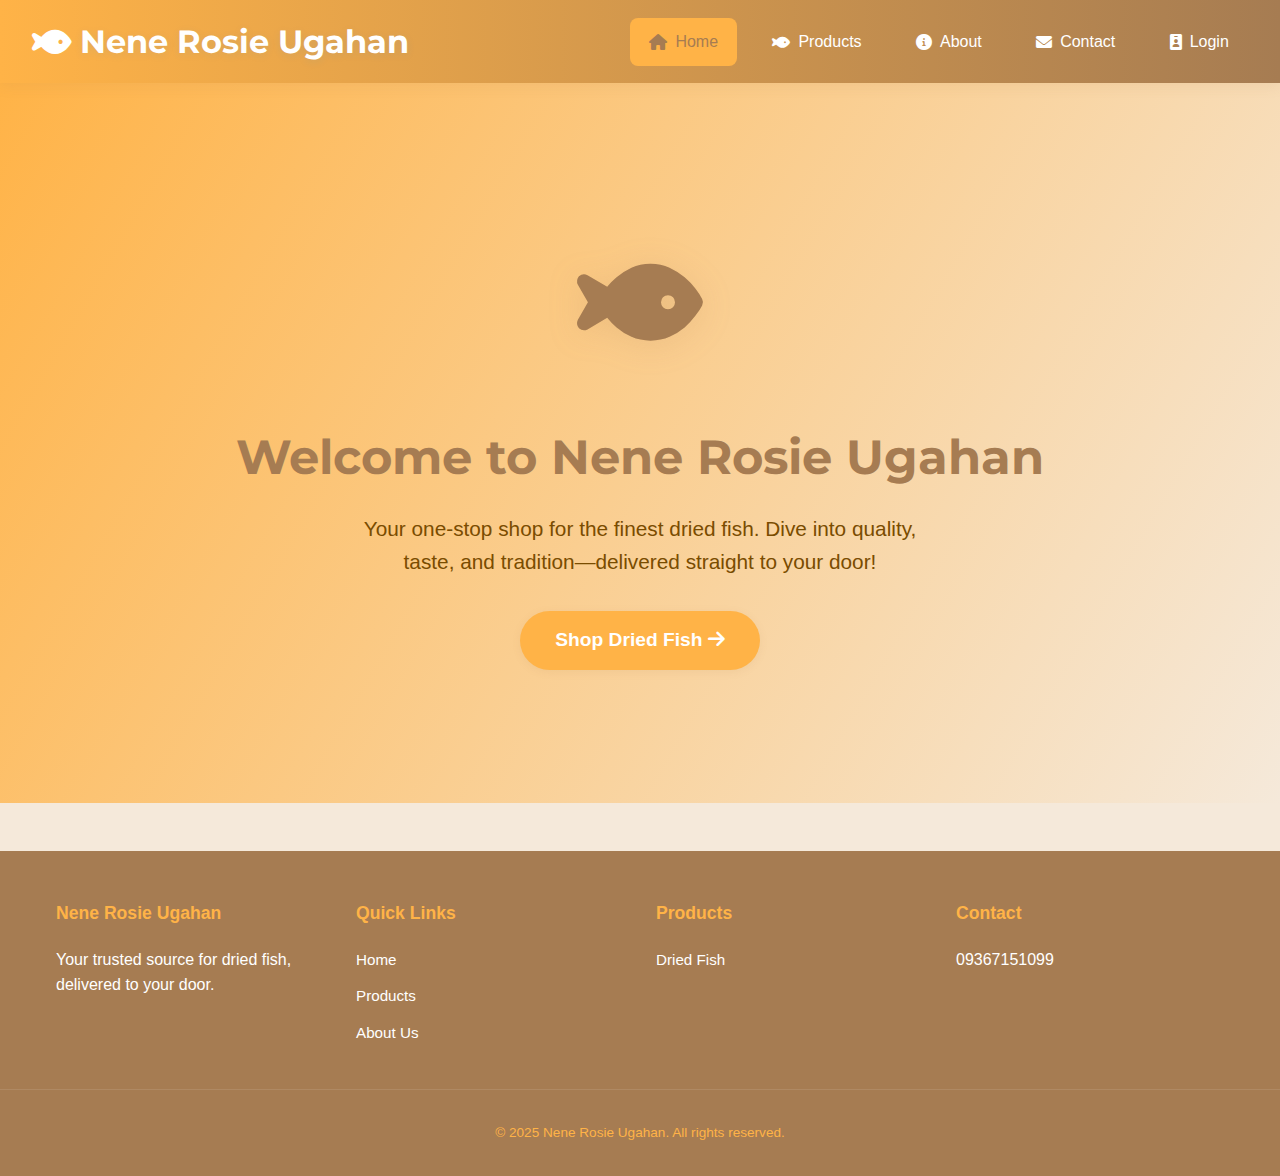
<file: index.html>
<!DOCTYPE html>
<html lang="en">
<head>
    <meta charset="UTF-8">
    <meta name="viewport" content="width=device-width, initial-scale=1.0">
    <title>Nene Rosie Ugahan - Home</title>
    <link rel="stylesheet" href="tienda.css">
    <link rel="icon" type="image/svg+xml" href="favicon.svg">
    <link href="https://fonts.googleapis.com/css2?family=Montserrat:wght@700&family=Roboto:wght@400;500&display=swap" rel="stylesheet">
    <link rel="stylesheet" href="https://cdnjs.cloudflare.com/ajax/libs/font-awesome/6.0.0/css/all.min.css">
    <style>
        .hero-section {
            display: flex;
            flex-direction: column;
            align-items: center;
            justify-content: center;
            min-height: 80vh;
            background: linear-gradient(120deg, #ffb347 0%, #f5e9da 100%); /* warm dried fish palette */
            text-align: center;
            padding: 2rem 1rem;
        }
        .hero-icon {
            font-size: 7rem;
            color: #a67c52;
            margin-bottom: 1.5rem;
            filter: drop-shadow(0 4px 16px rgba(166,124,82,0.15));
        }
        .hero-title {
            font-family: 'Montserrat', sans-serif;
            font-size: 3rem;
            color: #a67c52;
            font-weight: 700;
            margin-bottom: 1rem;
        }
        .hero-tagline {
            font-size: 1.3rem;
            color: #7a4c00;
            margin-bottom: 2rem;
            max-width: 600px;
            margin-left: auto;
            margin-right: auto;
        }
        .hero-cta {
            background: #ffb347;
            color: #fff;
            font-size: 1.2rem;
            font-weight: 600;
            padding: 0.9rem 2.2rem;
            border: none;
            border-radius: 30px;
            cursor: pointer;
            box-shadow: 0 2px 8px rgba(166,124,82,0.10);
            transition: background 0.2s, color 0.2s;
            text-decoration: none;
            display: inline-block;
        }
        .hero-cta:hover {
            background: #a67c52;
            color: #fff;
        }
        @media (max-width: 600px) {
            .hero-title { font-size: 2rem; }
            .hero-icon { font-size: 4rem; }
        }
    </style>
</head>
<body>
    <header>
        <div class="logo" style="display: flex; align-items: center; gap: 0.5rem;">
            <i class="fas fa-fish" style="font-size: 2.2rem; color: #fff;"></i>
            <span style="font-family: 'Montserrat', sans-serif; font-size: 2rem; color: #fff; font-weight: 700; text-shadow: 0 2px 8px rgba(33,150,243,0.10);">Nene Rosie Ugahan</span>
        </div>
        <nav>
            <ul id="menuItems">
                <li><a href="index.html" class="active"><i class="fas fa-home"></i>Home</a></li>
                <li><a href="products.html"><i class="fas fa-fish"></i>Products</a></li>
                <li><a href="about.html"><i class="fas fa-info-circle"></i>About</a></li>
                <li><a href="#contact"><i class="fas fa-envelope"></i>Contact</a></li>
                <a href="seller-login.html" class="seller-icon-link" title="Seller Login">
                    <i class="fas fa-id-badge"></i>Login
                </a>
            </ul>
        </nav>
        <div class="menu-icon" onclick="toggleMenu()"><i class="fas fa-bars"></i></div>
    </header>

    <main>
        <section class="hero-section">
            <span class="hero-icon"><i class="fas fa-fish"></i></span>
            <h1 class="hero-title">Welcome to Nene Rosie Ugahan</h1>
            <div class="hero-tagline">
                Your one-stop shop for the finest dried fish. Dive into quality, taste, and tradition—delivered straight to your door!
            </div>
            <a href="products.html" class="hero-cta">Shop Dried Fish <i class="fas fa-arrow-right"></i></a>
        </section>
    </main>

   <footer>
        <div class="footer-container">
            <div class="footer-col">
                <h3 style="color: #ffb347;">Nene Rosie Ugahan</h3>
                <p style="color: #fff;">Your trusted source for dried fish, delivered to your door.</p>
            </div>
            <div class="footer-col">
                <h3 style="color: #ffb347;">Quick Links</h3>
                <ul>
                    <li><a href="home.html" style="color: #fff;">Home</a></li>
                    <li><a href="products.html" style="color: #fff;">Products</a></li>
                    <li><a href="about.html" style="color: #fff;">About Us</a></li>
                </ul>
            </div>
            <div class="footer-col">
                <h3 style="color: #ffb347;">Products</h3>
                <ul>
                    <li><a href="products.html#dried" style="color: #fff;">Dried Fish</a></li>
                </ul>
            </div>
            <div class="footer-col" id="contact">
                <h3 style="color: #ffb347;">Contact</h3>
                <p style="color: #fff;">09367151099</p>
                
            </div>
        </div>
        <div class="copyright" style="color: #ffb347;">
            &copy; 2025 Nene Rosie Ugahan. All rights reserved.
        </div>
    </footer>
    <script>
        // --- Tab Navigation Logic ---
      
    </script>
</body>
</html>
</file>
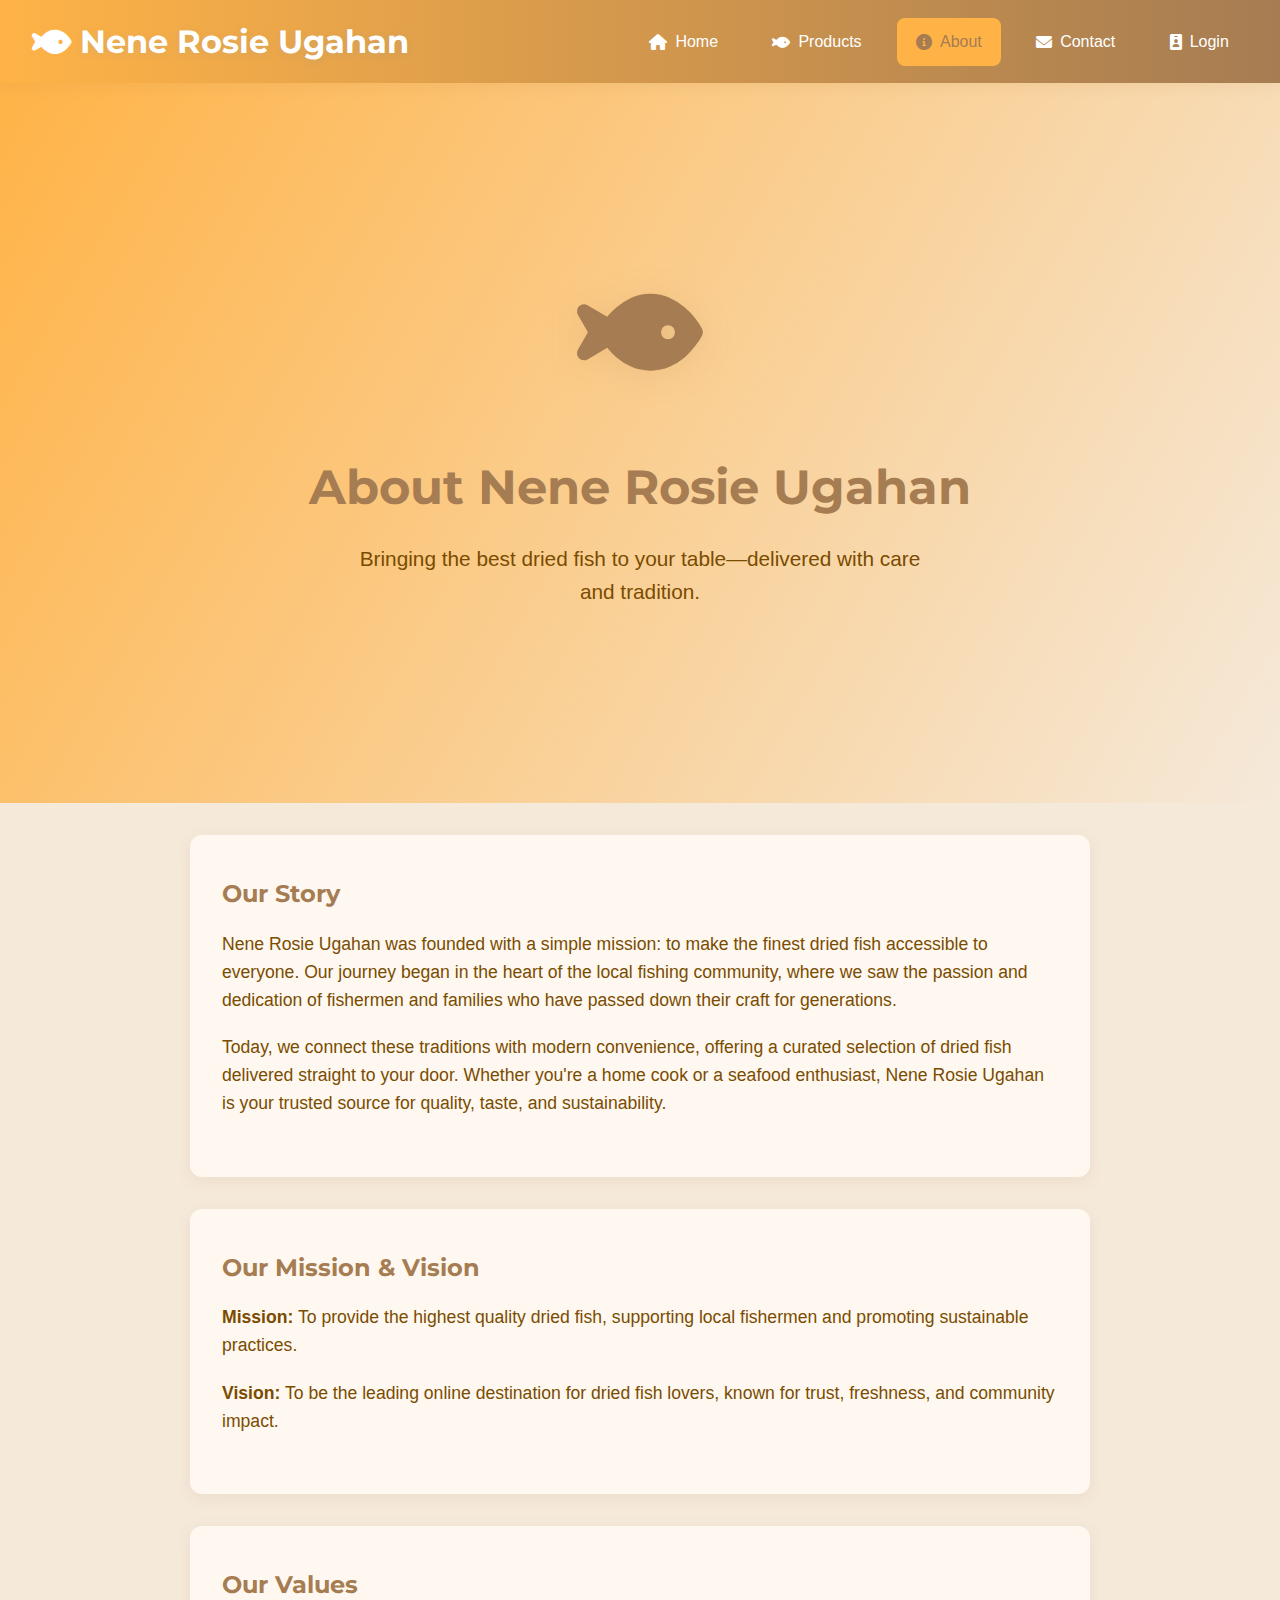
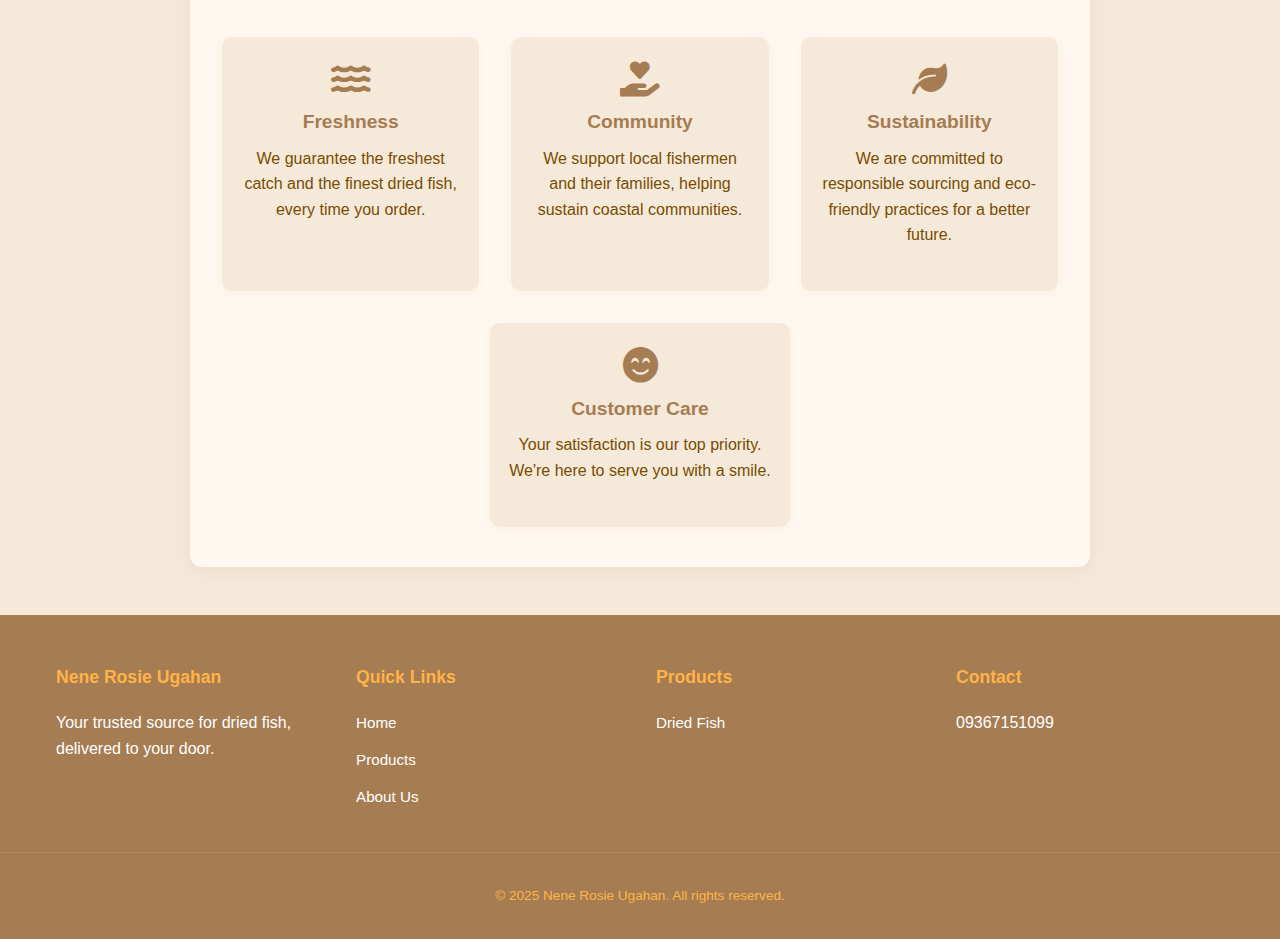
<file: about.html>
<!DOCTYPE html>
<html lang="en">
<head>
    <meta charset="UTF-8">
    <meta name="viewport" content="width=device-width, initial-scale=1.0">
    <title>About Us - Nene Rosie Ugahan</title>
    <link rel="stylesheet" href="tienda.css">
    <link rel="icon" type="image/svg+xml" href="favicon.svg">
    <link href="https://fonts.googleapis.com/css2?family=Montserrat:wght@700&family=Roboto:wght@400;500&display=swap" rel="stylesheet">
    <link rel="stylesheet" href="https://cdnjs.cloudflare.com/ajax/libs/font-awesome/6.0.0/css/all.min.css">
    <style>
        .about-hero {
            display: flex;
            flex-direction: column;
            align-items: center;
            justify-content: center;
            min-height: 80vh;
            background: linear-gradient(120deg, #ffb347 0%, #f5e9da 100%); 
            text-align: center;
            padding: 2rem 1rem;
        }
        .about-hero-icon {
             font-size: 7rem;
            color: #a67c52;
            margin-bottom: 1.5rem;
            filter: drop-shadow(0 4px 16px rgba(166,124,82,0.15));
        }
        .about-hero-title {
            font-family: 'Montserrat', sans-serif;
            font-size: 3rem;
            color: #a67c52;
            font-weight: 700;
            margin-bottom: 1rem;
        }
        .about-hero-tagline {
            font-size: 1.3rem;
            color: #7a4c00;
            margin-bottom: 2rem;
            max-width: 600px;
            margin-left: auto;
            margin-right: auto;
        }
        .about-section {
            max-width: 900px;
            margin: 2rem auto;
            background: #fff8f0;
            border-radius: 12px;
            box-shadow: 0 4px 16px rgba(166,124,82, 0.10);
            padding: 2.5rem 2rem;
        }
        .about-section h2 {
            color: #a67c52;
            font-family: 'Montserrat', sans-serif;
            margin-bottom: 1rem;
        }
        .about-section p {
            color: #7a4c00;
            font-size: 1.1rem;
            margin-bottom: 1.2rem;
        }
        .about-values {
            display: flex;
            flex-wrap: wrap;
            gap: 2rem;
            margin-top: 2rem;
            justify-content: center;
        }
        .value-card {
            background: #f5e9da;
            border-radius: 10px;
            padding: 1.5rem 1.2rem;
            flex: 1 1 220px;
            min-width: 220px;
            max-width: 300px;
            text-align: center;
            box-shadow: 0 2px 8px rgba(166,124,82, 0.06);
        }
        .value-card i {
            font-size: 2.2rem;
            color: #a67c52;
            margin-bottom: 0.7rem;
        }
        .value-card h3 {
            font-size: 1.2rem;
            color: #a67c52;
            margin-bottom: 0.5rem;
        }
        .value-card p {
            font-size: 1rem;
            color: #7a4c00;
        }
        @media (max-width: 700px) {
            .about-section { padding: 1.2rem 0.5rem; }
            .about-values { flex-direction: column; gap: 1.2rem; }
        }
    </style>
</head>
<body>
    <header>
        <div class="logo" style="display: flex; align-items: center; gap: 0.5rem;">
            <i class="fas fa-fish" style="font-size: 2.2rem; color: #fff;"></i>
            <span style="font-family: 'Montserrat', sans-serif; font-size: 2rem; color: #fff; font-weight: 700; text-shadow: 0 2px 8px rgba(33,150,243,0.10);">Nene Rosie Ugahan</span>
        </div>
        <nav>
            <ul id="menuItems">
                <li><a href="index.html"><i class="fas fa-home"></i>Home</a></li>
                <li><a href="products.html"><i class="fas fa-fish"></i>Products</a></li>
                <li><a href="about.html" class="active"><i class="fas fa-info-circle"></i>About</a></li>
                <li><a href="#contact"><i class="fas fa-envelope"></i>Contact</a></li>
                <a href="seller-login.html" class="seller-icon-link" title="Seller Login">
                    <i class="fas fa-id-badge"></i>Login
                </a>
            </ul>
        </nav>
        <div class="menu-icon" onclick="toggleMenu()"><i class="fas fa-bars"></i></div>
    </header>

    <main>
        <section class="about-hero">
            <span class="about-hero-icon"><i class="fas fa-fish"></i></span>
            <h1 class="about-hero-title">About Nene Rosie Ugahan</h1>
            <div class="about-hero-tagline">
                Bringing the best dried fish to your table—delivered with care and tradition.
            </div>
        </section>

        <section class="about-section">
            <h2>Our Story</h2>
            <p>
                Nene Rosie Ugahan was founded with a simple mission: to make the finest dried fish accessible to everyone. Our journey began in the heart of the local fishing community, where we saw the passion and dedication of fishermen and families who have passed down their craft for generations.
            </p>
            <p>
                Today, we connect these traditions with modern convenience, offering a curated selection of dried fish delivered straight to your door. Whether you're a home cook or a seafood enthusiast, Nene Rosie Ugahan is your trusted source for quality, taste, and sustainability.
            </p>
        </section>

        <section class="about-section">
            <h2>Our Mission & Vision</h2>
            <p><strong>Mission:</strong> To provide the highest quality dried fish, supporting local fishermen and promoting sustainable practices.</p>
            <p><strong>Vision:</strong> To be the leading online destination for dried fish lovers, known for trust, freshness, and community impact.</p>
        </section>

        <section class="about-section">
            <h2>Our Values</h2>
            <div class="about-values">
                <div class="value-card">
                    <i class="fas fa-water"></i>
                    <h3>Freshness</h3>
                    <p>We guarantee the freshest catch and the finest dried fish, every time you order.</p>
                </div>
                <div class="value-card">
                    <i class="fas fa-hand-holding-heart"></i>
                    <h3>Community</h3>
                    <p>We support local fishermen and their families, helping sustain coastal communities.</p>
                </div>
                <div class="value-card">
                    <i class="fas fa-leaf"></i>
                    <h3>Sustainability</h3>
                    <p>We are committed to responsible sourcing and eco-friendly practices for a better future.</p>
                </div>
                <div class="value-card">
                    <i class="fas fa-smile-beam"></i>
                    <h3>Customer Care</h3>
                    <p>Your satisfaction is our top priority. We're here to serve you with a smile.</p>
                </div>
            </div>
        </section>
    </main>

    <footer>
        <div class="footer-container">
            <div class="footer-col">
                <h3 style="color: #ffb347;">Nene Rosie Ugahan</h3>
                <p style="color: #fff;">Your trusted source for dried fish, delivered to your door.</p>
            </div>
            <div class="footer-col">
                <h3 style="color: #ffb347;">Quick Links</h3>
                <ul>
                    <li><a href="home.html" style="color: #fff;">Home</a></li>
                    <li><a href="products.html" style="color: #fff;">Products</a></li>
                    <li><a href="about.html" style="color: #fff;">About Us</a></li>
                </ul>
            </div>
            <div class="footer-col">
                <h3 style="color: #ffb347;">Products</h3>
                <ul>
                    <li><a href="products.html#dried" style="color: #fff;">Dried Fish</a></li>
                </ul>
            </div>
            <div class="footer-col" id="contact">
                <h3 style="color: #ffb347;">Contact</h3>
                <p style="color: #fff;">09367151099</p>
                
            </div>
        </div>
        <div class="copyright" style="color: #ffb347;">
            &copy; 2025 Nene Rosie Ugahan. All rights reserved.
        </div>
    </footer>
</body>
</html>
</file>
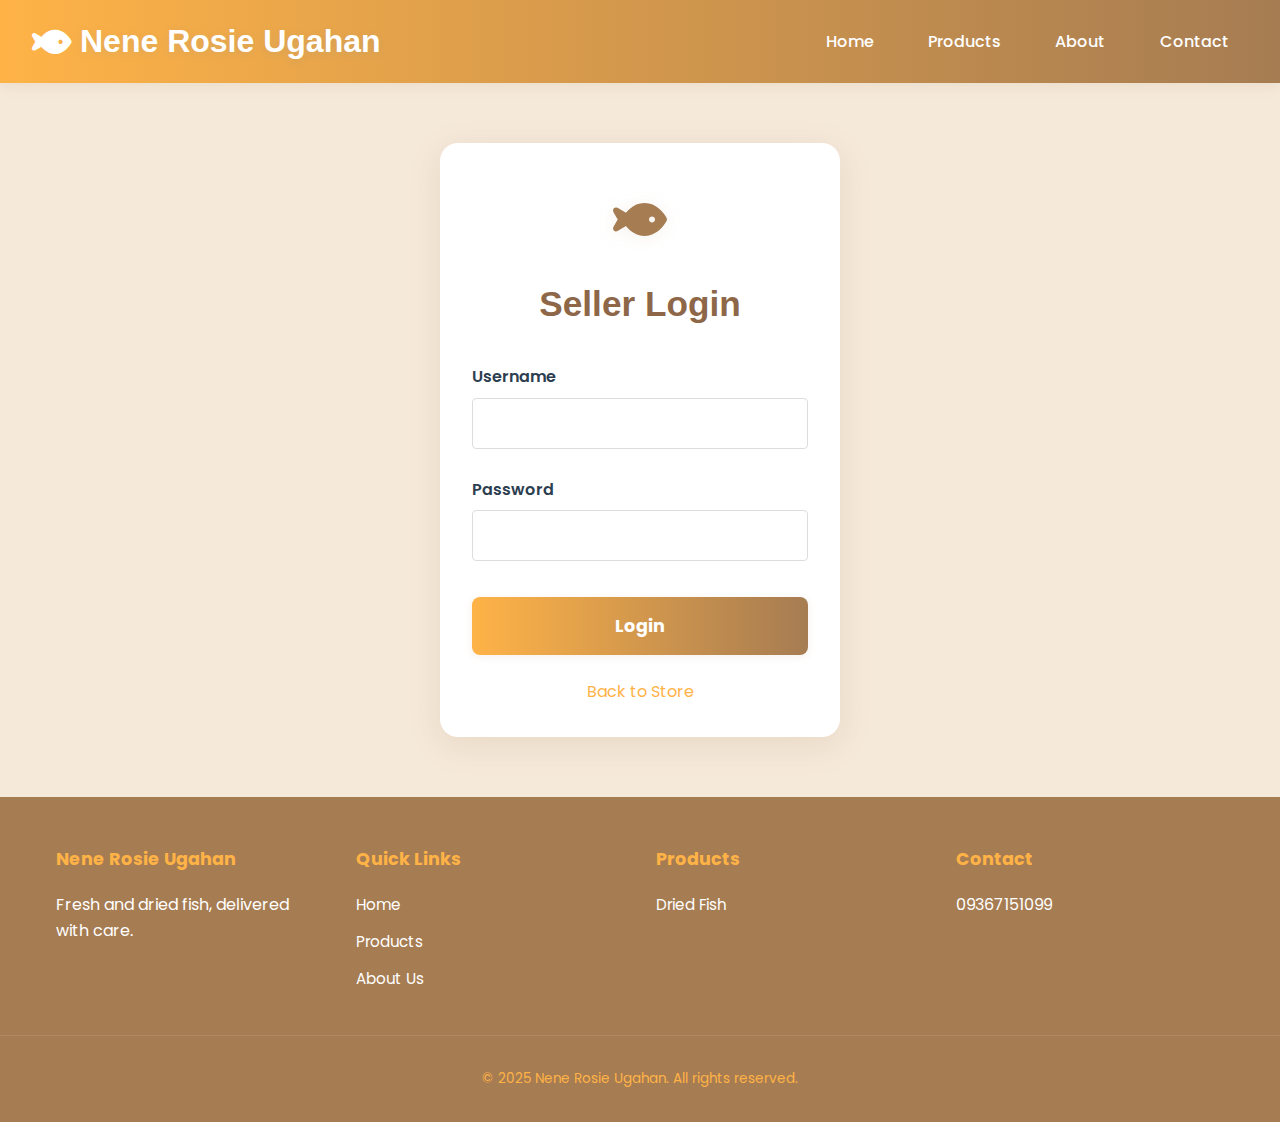
<file: seller-login.html>
<!DOCTYPE html>
<html lang="en">
<head>
    <meta charset="UTF-8">
    <meta name="viewport" content="width=device-width, initial-scale=1.0">
    <title>Nene Rosie Ugahan - Seller Login</title>
    <link rel="stylesheet" href="seller.css">
    <link rel="stylesheet" href="tienda.css">
    <link rel="icon" type="image/svg+xml" href="favicon.svg">
    <link href="https://fonts.googleapis.com/css2?family=Dancing+Script:wght@400;700&family=Playfair+Display:wght@400;700&family=Poppins:wght@300;400;600&display=swap" rel="stylesheet">
    <link rel="stylesheet" href="https://cdnjs.cloudflare.com/ajax/libs/font-awesome/6.0.0/css/all.min.css">
    
</head>
<body>
    <header>
        <div class="logo" style="display: flex; align-items: center; gap: 0.5rem;">
            <i class="fas fa-fish" style="font-size: 2.2rem; color: #fff;"></i>
            <span style="font-family: 'Montserrat', sans-serif; font-size: 2rem; color: #fff; font-weight: 700; text-shadow: 0 2px 8px rgba(33,150,243,0.10);">Nene Rosie Ugahan</span>
        </div>
        <nav>
            <ul id="menuItems">
                <li><a href="index.html">Home</a></li>
                <li><a href="products.html">Products</a></li>
                <li><a href="about.html">About</a></li>
                <li><a href="contact.html">Contact</a></li>
            </ul>
        </nav>
        <div class="menu-icon" onclick="toggleMenu()"><i class="fas fa-bars"></i></div>
    </header>

    <main>
        <div class="login-container">
            <div class="login-logo"><i class="fas fa-fish"></i></div>
            <h1>Seller Login</h1>
            <form id="sellerLoginForm">
                <div class="form-group">
                    <label for="username">Username</label>
                    <input type="text" id="username" required>
                </div>
                <div class="form-group">
                    <label for="password">Password</label>
                    <input type="password" id="password" required>
                </div>
                <button type="submit" class="login-btn">Login</button>
                <p id="errorMessage" class="error-message">Invalid username or password</p>
            </form>
            <a href="home.html" class="back-link">Back to Store</a>
        </div>
    </main>

    <footer>
        <div class="footer-container">
            <div class="footer-col">
                <h3 style="color: #ffb347;">Nene Rosie Ugahan</h3>
                <p style="color: #fff;">Fresh and dried fish, delivered with care.</p>
            </div>
            <div class="footer-col">
                <h3 style="color: #ffb347;">Quick Links</h3>
                <ul>
                    <li><a href="home.html" style="color: #fff;">Home</a></li>
                    <li><a href="products.html" style="color: #fff;">Products</a></li>
                    <li><a href="about.html" style="color: #fff;">About Us</a></li>
                </ul>
            </div>
            <div class="footer-col">
                <h3 style="color: #ffb347;">Products</h3>
                <ul>
                    <li><a href="products.html#dried" style="color: #fff;">Dried Fish</a></li>
                </ul>
            </div>
            <div class="footer-col" id="contact">
                <h3 style="color: #ffb347;">Contact</h3>
                <p style="color: #fff;">09367151099</p>
               
            </div>
        </div>
        <div class="copyright" style="color: #ffb347;">
            &copy; 2025 Nene Rosie Ugahan. All rights reserved.
        </div>
    </footer>

    <script>
        
        function toggleMenu() {
            document.getElementById('menuItems').classList.toggle('show');
        }
        

        document.getElementById('sellerLoginForm').addEventListener('submit', function(e) {
            e.preventDefault();
            
            const username = document.getElementById('username').value;
            const password = document.getElementById('password').value;
            
            
            if (username === 'admin' && password === 'admin123') {
               
                localStorage.setItem('sellerLoggedIn', 'true');
                
                
                window.location.href = 'seller-dashboard.html';
            } else {
                document.getElementById('errorMessage').style.display = 'block';
            }
        });
    </script>
</body>
</html>
</file>
<file: tienda.css>
/* Base Styles */
* {
    margin: 0;
    padding: 0;
    box-sizing: border-box;
    font-family: 'Poppins', sans-serif;
}

:root {
    --deep-blue: #a67c52; /* replaced blue with brown */
    --sea-blue: #8d6748;  /* deeper brown */
    --sand-beige: #f5e9da;
    --accent-orange: #ffb347;
    --light-bg: #ffffff;
    --dark-text: #222;
    --card-shadow: 0 4px 16px rgba(166, 124, 82, 0.08);
}

body {
    background: var(--sand-beige);
    color: var(--dark-text);
    font-family: 'Roboto', Arial, sans-serif;
    line-height: 1.6;
}

/* Header Styles */
header {
    background: linear-gradient(90deg, var(--accent-orange), var(--deep-blue));
    color: var(--light-bg);
    padding: 1rem 2rem;
    display: flex;
    justify-content: space-between;
    align-items: center;
    box-shadow: 0 4px 12px rgba(166, 124, 82, 0.10);
    position: relative;
}

.logo {
    font-family: 'Montserrat', sans-serif;
    font-size: 2rem;
    font-weight: 700;
    color: var(--deep-blue);
    display: flex;
    align-items: center;
    gap: 0.5rem;
}

.header-center {
    display: flex;
    align-items: center;
    gap: 2rem;
}

.logo img {
    height: 100px;
    margin-right: 2px;
    transition: transform 0.3s ease;
}

.logo img:hover {
    transform: scale(1.05);
}

nav ul {
    display: flex;
    list-style: none;
    gap: 1rem;
    align-items: center;
}

nav ul li a, .seller-icon-link {
    color: var(--light-bg);
    text-decoration: none;
    padding: 0.7rem 1.2rem;
    border-radius: 8px;
    font-weight: 500;
    display: flex;
    align-items: center;
    gap: 0.5rem;
    transition: background 0.2s, color 0.2s;
}

nav ul li a.active, nav ul li a:hover {
    background: var(--accent-orange);
    color: var(--deep-blue);
}

.cart-icon {
    font-size: 1.5rem;
    cursor: pointer;
    color: var(--light-bg);
    position: relative;
    display: flex;
    align-items: center;
}

.cart-count {
    position: absolute;
    top: -10px;
    right: -10px;
    background: var(--accent-orange);
    color: var(--deep-blue);
    border-radius: 50%;
    width: 20px;
    height: 20px;
    display: flex;
    justify-content: center;
    align-items: center;
    font-size: 0.8rem;
    font-weight: bold;
}

.menu-icon {
    font-size: 1.5rem;
    cursor: pointer;
    color: var(--light-bg);
    display: none;
}

/* Category Navigation */
.category-nav {
    background: var(--deep-blue);
    padding: 1rem 0;
    box-shadow: 0 2px 8px rgba(166, 124, 82, 0.05);
}

.category-nav ul {
    display: flex;
    justify-content: center;
    gap: 1.5rem;
    list-style: none;
    margin: 0;
    padding: 0;
}

.category-nav li {
    margin: 0;
}

.category-nav a {
    color: var(--light-bg);
    text-decoration: none;
    padding: 0.7rem 1.5rem;
    border-radius: 30px;
    font-size: 1rem;
    font-weight: 500;
    background: rgba(255,255,255,0.08);
    transition: background 0.2s, color 0.2s;
    display: flex;
    align-items: center;
    gap: 0.5rem;
}

.category-nav a.active, .category-nav a:hover {
    background: var(--accent-orange);
    color: var(--deep-blue);
}

.container {
    max-width: 1200px;
    margin: 2rem auto;
    padding: 0 1rem;
}

.product-grid {
    display: grid;
    grid-template-columns: repeat(auto-fit, minmax(260px, 1fr));
    gap: 2rem;
    padding: 2rem 0;
}

.product-card {
    background: var(--light-bg);
    border-radius: 14px;
    box-shadow: var(--card-shadow);
    overflow: hidden;
    transition: transform 0.2s, box-shadow 0.2s;
    display: flex;
    flex-direction: column;
}

.product-card:hover {
    transform: translateY(-6px) scale(1.02);
    box-shadow: 0 8px 32px rgba(166, 124, 82, 0.13);
}

.product-image {
    width: 100%;
    height: 180px;
    object-fit: cover;
    background: var(--sand-beige);
}

.product-info {
    padding: 1.2rem 1.5rem 1.5rem 1.5rem;
    flex: 1;
    display: flex;
    flex-direction: column;
    justify-content: space-between;
}

.product-title {
    font-family: 'Montserrat', sans-serif;
    color: var(--deep-blue);
    font-size: 1.1rem;
    margin-bottom: 0.3rem;
}

.product-price {
    color: var(--accent-orange);
    font-weight: 600;
    font-size: 1.1rem;
    margin-bottom: 0.5rem;
}

.product-details {
    color: #666;
    font-size: 0.95rem;
    margin-top: 0.5rem;
}

#backtoTop {
    position: fixed;
    bottom: 20px;
    right: 20px;
    padding: 10px 15px;
    background: var(--deep-blue);
    color: var(--light-bg);
    border-radius: 5px;
    font-size: 16px;
    font-weight: bold;
    display: flex;
    align-items: center;
    gap: 8px;
    z-index: 100;
    box-shadow: 0 2px 8px rgba(166, 124, 82, 0.10);
}

#backtoTop:hover {
    background: var(--accent-orange);
    color: var(--deep-blue);
}

/* Cart Sidebar */
.cart-sidebar {
    position: fixed;
    top: 0;
    right: -400px;
    width: 380px;
    height: 100%;
    background: white;
    box-shadow: -4px 0 20px rgba(58, 90, 64, 0.15);
    transition: right 0.3s ease-out;
    z-index: 1000;
    display: flex;
    flex-direction: column;
}

.cart-sidebar.active {
    right: 0;
}

.cart-header {
    padding: 1.5rem;
    border-bottom: 1px solid rgba(178, 201, 171, 0.3);
    display: flex;
    justify-content: space-between;
    align-items: center;
    background: var(--deep-blue);
    color: var(--light-bg);
}

.remove-cart-item {
    border: none;
}

.cart-close-btn {
    background: none;
    border: none;
    font-size: 1.5rem;
    cursor: pointer;
    color: var(--light-bg);
    transition: transform 0.3s;
}

.cart-close-btn:hover {
    transform: rotate(90deg);           
}

.clear-cart-btn {
    background: none;
    border: none;
    margin-top: 10px;
    
}

.emptyMessage {
 padding: 20px;
 text-align: center;
 font-style: italic;
 color: #666;
}

.cart-items {
    flex: 1;
    overflow-y: auto;
    padding: 1rem;
}

.cart-item {
    display: flex;
    gap: 1rem;
    padding: 1rem 0;
    border-bottom: 1px solid rgba(178, 201, 171, 0.3);
    align-items: center;
}

.cart-item img {
    width: 80px;
    height: 80px;
    object-fit: cover;
    border-radius: 8px;
    border: 1px solid rgba(178, 201, 171, 0.3);
}

.cart-item-info {
    flex: 1;
}

.cart-item-title {
    color: var(--deep-blue);
    font-weight: 600;
}

.cart-item-price {
    color: var(--accent-orange);
    font-weight: 700;
    margin: 0.3rem 0;
}

.cart-footer {
    padding: 1.5rem;
    border-top: 1px solid rgba(178, 201, 171, 0.3);
}

.cart-total {
    font-size: 1.3rem;
    font-weight: 700;
    text-align: right;
    margin-bottom: 1.5rem;
    color: var(--deep-blue);
}

.checkout-btn {
    background: var(--deep-blue);
    color: var(--light-bg);
    border: none;
    padding: 1rem;
    width: 100%;
    border-radius: 6px;
    cursor: pointer;
    font-weight: 600;
    transition: all 0.3s ease;
    letter-spacing: 0.5px;
}

.checkout-btn:hover {
    background: var(--accent-orange);
    color: var(--deep-blue);
    box-shadow: 0 4px 12px rgba(166, 124, 82, 0.10);
}

/* Footer */
footer {
    background: var(--deep-blue);
    color: var(--light-bg);
    padding: 3rem 0 2rem;
    margin-top: 3rem;
}

.footer-container {
    max-width: 1200px;
    margin: 0 auto;
    display: grid;
    grid-template-columns: repeat(auto-fit, minmax(200px, 1fr));
    gap: 2rem;
    padding: 0 1rem;
}

.footer-col h3 {
    color: var(--accent-orange);
    margin-bottom: 1.2rem;
    font-size: 1.1rem;
}

.footer-col ul {
    list-style: none;
    padding: 0;
}

.footer-col ul li {
    margin-bottom: 0.7rem;
}

.footer-col a {
    color: var(--accent-orange);
    text-decoration: none;
    font-size: 0.95rem;
    transition: color 0.2s;
}

.footer-col a:hover {
    color: var(--light-bg);
}

.copyright {
    text-align: center;
    padding-top: 2rem;
    margin-top: 2rem;
    border-top: 1px solid rgba(255, 255, 255, 0.1);
    color: var(--accent-orange);
    font-size: 0.85rem;
}

/* Responsive Design */
@media (max-width: 900px) {
    .container {
        padding: 0 0.5rem;
    }
    .footer-container {
        grid-template-columns: 1fr;
    }
}

@media (max-width: 600px) {
    .product-grid {
        grid-template-columns: 1fr;
    }
    header {
        flex-direction: column;
        gap: 1rem;
        padding: 1rem;
    }
    .menu-icon {
        display: block;
    }
    nav ul {
        display: none;
        flex-direction: column;
        background: var(--deep-blue);
        position: absolute;
        top: 100%;
        left: 0;
        right: 0;
        z-index: 99;
        gap: 0.5rem;
    }
    nav ul.show {
        display: flex;
    }
}

@media (max-width: 480px) {
  .quantity-control {
    gap: 3px;
  }
  
  .quantity-btn {
    width: 28px;
    height: 28px;
    font-size: 14px;
  }
  
  .cart-quantity-input {
    width: 40px;
    height: 28px;
  }
}

/* Admin Dashboard Styles */
.seller-container {
    max-width: 1200px;
    margin: 2rem auto;
    padding: 0 1rem;
}

.tabs {
    display: flex;
    border-bottom: 1px solid #ddd;
    margin-bottom: 1.5rem;
}

.tab-btn {
    padding: 0.75rem 1.5rem;
    background: none;
    border: none;
    border-bottom: 3px solid transparent;
    cursor: pointer;
    font-family: 'Poppins', sans-serif;
    font-weight: 600;
    color: #555;
    position: relative;
}

.tab-btn.active {
    color: #2c3e50;
    border-bottom-color: #27ae60;
}

.tab-btn .tab-count {
    background-color: #eee;
    border-radius: 50%;
    padding: 0.2rem 0.5rem;
    font-size: 0.8rem;
    margin-left: 0.5rem;
}

.tab-btn.active .tab-count {
    background-color: #27ae60;
    color: white;
}

.tab-content {
    display: none;
    padding: 1rem 0;
}

.tab-content.active {
    display: block;
}

/* Order Cards */
.order-card {
    background: white;
    border-radius: 8px;
    box-shadow: 0 2px 5px rgba(0,0,0,0.1);
    margin-bottom: 1.5rem;
    padding: 1.5rem;
    border-left: 4px solid #ffb347;
}

.order-header {
    display: flex;
    justify-content: space-between;
    align-items: center;
    margin-bottom: 1rem;
}

.order-status {
    padding: 0.3rem 0.75rem;
    border-radius: 20px;
    font-size: 0.85rem;
    font-weight: 600;
    text-transform: capitalize;
}

.order-status.pending {
    background-color: #f39c12;
    color: white;
}

.order-status.processing {
    background-color: #a67c52;
    color: white;
}

.order-status.shipped {
    background-color: #8d6748;
    color: white;
}

.order-status.delivered {
    background-color: #27ae60;
    color: white;
}

.order-date {
    font-size: 0.85rem;
    color: #777;
}

.order-details {
    margin-bottom: 1rem;
    padding-bottom: 1rem;
    border-bottom: 1px solid #eee;
}

.order-details p {
    margin: 0.5rem 0;
    font-size: 0.9rem;
}

.order-items {
    margin-bottom: 1rem;
}

.order-items h4 {
    margin-bottom: 0.75rem;
    font-size: 1rem;
    color: #2c3e50;
}

.order-item {
    display: flex;
    align-items: center;
    padding: 0.75rem 0;
    border-bottom: 1px solid #f5f5f5;
}

.order-item:last-child {
    border-bottom: none;
}

.order-item img {
    width: 50px;
    height: 50px;
    object-fit: cover;
    border-radius: 4px;
    margin-right: 1rem;
}

.order-item-info {
    flex-grow: 1;
}

.order-item-name {
    margin: 0;
    font-weight: 600;
    font-size: 0.9rem;
}

.order-item-price {
    margin: 0.25rem 0;
    font-size: 0.85rem;
    color: #777;
}

.order-item-total {
    margin: 0;
    font-weight: 600;
    font-size: 0.9rem;
}

.order-summary {
    margin: 1rem 0;
    padding: 1rem;
    background-color: #f9f9f9;
    border-radius: 6px;
}

.summary-row {
    display: flex;
    justify-content: space-between;
    margin: 0.5rem 0;
}

.summary-row.total {
    font-weight: 600;
    font-size: 1.1rem;
    margin-top: 1rem;
    padding-top: 0.5rem;
    border-top: 1px solid #ddd;
}

.order-actions {
    display: flex;
    justify-content: space-between;
    align-items: center;
    margin-top: 1rem;
    padding-top: 1rem;
    border-top: 1px solid #eee;
}

.status-select {
    padding: 0.5rem;
    border-radius: 4px;
    border: 1px solid #ddd;
    font-family: 'Poppins', sans-serif;
}

.print-btn {
    background-color: #3498db;
    color: white;
    border: none;
    padding: 0.5rem 1rem;
    border-radius: 4px;
    cursor: pointer;
    display: flex;
    align-items: center;
    gap: 0.5rem;
}

.print-btn:hover {
    background-color: #2980b9;
}

/* Product Cards */
.products-grid {
    display: grid;
    grid-template-columns: repeat(auto-fill, minmax(250px, 1fr));
    gap: 1.5rem;
    margin-top: 1.5rem;
}

.product-card {
    background: white;
    border-radius: 8px;
    box-shadow: 0 2px 5px rgba(0,0,0,0.1);
    overflow: hidden;
    transition: transform 0.2s;
}

.product-card:hover {
    transform: translateY(-5px);
}

.product-card img {
    width: 100%;
    height: 200px;
    object-fit: cover;
}

.product-info {
    padding: 1rem;
}

.product-name {
    margin: 0 0 0.5rem;
    font-size: 1.1rem;
    color: #2c3e50;
}

.product-price {
    margin: 0 0 1rem;
    font-weight: 600;
    color: #27ae60;
    font-size: 1.2rem;
}

.product-stock {
    display: flex;
    align-items: center;
    margin: 1rem 0;
    gap: 0.5rem;
}

.stock-value {
    font-weight: 600;
    min-width: 30px;
    text-align: center;
}

.stock-controls {
    display: flex;
    gap: 0.25rem;
}

.stock-btn {
    width: 30px;
    height: 30px;
    border-radius: 50%;
    border: none;
    background-color: #f2f2f2;
    cursor: pointer;
    display: flex;
    align-items: center;
    justify-content: center;
}

.stock-btn:hover {
    background-color: #e0e0e0;
}

.product-availability {
    display: flex;
    align-items: center;
    gap: 0.5rem;
    margin: 1rem 0;
}

.switch {
    position: relative;
    display: inline-block;
    width: 50px;
    height: 24px;
}

.switch input {
    opacity: 0;
    width: 0;
    height: 0;
}

.slider {
    position: absolute;
    cursor: pointer;
    top: 0;
    left: 0;
    right: 0;
    bottom: 0;
    background-color: #ccc;
    transition: .4s;
}

.slider:before {
    position: absolute;
    content: "";
    height: 16px;
    width: 16px;
    left: 4px;
    bottom: 4px;
    background-color: white;
    transition: .4s;
}

input:checked + .slider {
    background-color: #27ae60;
}

input:checked + .slider:before {
    transform: translateX(26px);
}

.slider.round {
    border-radius: 34px;
}

.slider.round:before {
    border-radius: 50%;
}

.product-actions {
    display: flex;
    gap: 0.5rem;
    padding: 0 1rem 1rem;
}

.edit-btn, .delete-btn {
    flex: 1;
    padding: 0.5rem;
    border: none;
    border-radius: 4px;
    cursor: pointer;
    display: flex;
    align-items: center;
    justify-content: center;
    gap: 0.5rem;
}

.edit-btn {
    background-color: #3498db;
    color: white;
}

.edit-btn:hover {
    background-color: #2980b9;
}

.delete-btn {
    background-color: #e74c3c;
    color: white;
}

.delete-btn:hover {
    background-color: #c0392b;
}

.add-product-btn {
    background-color: #ffb347;
    color: white;
    border: none;
    padding: 0.75rem 1.5rem;
    border-radius: 4px;
    cursor: pointer;
    font-family: 'Poppins', sans-serif;
    font-weight: 600;
    margin-bottom: 1.5rem;
    display: flex;
    align-items: center;
    gap: 0.5rem;
}

.add-product-btn:hover {
    background-color: #a67c52;
}

.no-orders, .no-products {
    text-align: center;
    padding: 2rem;
    color: #777;
    background-color: #f9f9f9;
    border-radius: 8px;
}

/* Admin Header */
.admin-header {
    display: flex;
    justify-content: space-between;
    align-items: center;
    padding: 1rem 0;
    border-bottom: 1px solid #eee;
    margin-bottom: 1.5rem;
}

.admin-header h2 {
    margin: 0;
    color: #2c3e50;
}

.logout-btn {
    background-color: #e74c3c;
    color: white;
    border: none;
    padding: 0.5rem 1rem;
    border-radius: 4px;
    cursor: pointer;
    display: flex;
    align-items: center;
    gap: 0.5rem;
}

.logout-btn:hover {
    background-color: #c0392b;
}

/* Stats Cards */
.stats-container {
    display: grid;
    grid-template-columns: repeat(auto-fill, minmax(200px, 1fr));
    gap: 1rem;
    margin-bottom: 1.5rem;
}

.stat-card {
    background: white;
    border-radius: 8px;
    box-shadow: 0 2px 5px rgba(0,0,0,0.1);
    padding: 1.5rem;
    text-align: center;
}

.stat-card h3 {
    margin: 0 0 0.5rem;
    font-size: 1rem;
    color: #777;
}

.stat-card .stat-value {
    font-size: 2rem;
    font-weight: 600;
    color: #2c3e50;
}

.stat-card.pending .stat-value {
    color: #f39c12;
}

.stat-card.low-stock .stat-value {
    color: #e74c3c;
}

.stat-card.products .stat-value {
    color: #a67c52;
}

.stat-card.sales .stat-value {
    color: #27ae60;
}

.product-stock {
    color: #666;
    font-size: 0.9rem;
    margin: 0.5rem 0;
}

.add-to-cart-btn:disabled {
    background-color: #ccc;
    cursor: not-allowed;
}

.add-to-cart-btn:disabled:hover {
    background-color: #ccc;
}

.stock-quantity-container {
  display: flex;
 
  gap: 8px;
  margin: 12px 0;
}

.quantity-control {
  display: flex;
  align-items: center;
  gap: 5px;
  margin: 10px 0;
}

.quantity-btn {
  width: 30px;
  height: 30px;
  border: 1px solid #ddd;
  background-color: #f8f8f8;
  color: #333;
  font-size: 16px;
  font-weight: bold;
  border-radius: 4px;
  cursor: pointer;
  display: flex;
  align-items: center;
  justify-content: center;
}

.quantity-btn:hover {
  background-color: #e0e0e0;
}

.quantity-btn:active {
  transform: scale(0.95);
}

.quantity-btn.plus {
  color: #27ae60; 
}

.quantity-btn.minus {
  color: #e74c3c; 
}


.quantity-input {
  width: 50px;
  height: 30px;
  text-align: center;
  border: 1px solid #ddd;
  border-radius: 4px;
  font-size: 14px;
}

/* Cart Notification Styles */
.cart-notification {
    position: fixed;
    top: 20px;
    right: 20px;
    padding: 16px 24px;
    border-radius: 8px;
    background: white;
    box-shadow: 0 4px 12px rgba(0, 0, 0, 0.15);
    display: flex;
    flex-direction: column;
    min-width: 300px;
    max-width: 400px;
    transform: translateX(120%);
    transition: transform 0.3s ease-in-out;
    z-index: 9999;
}

.cart-notification.show {
    transform: translateX(0);
}

.cart-notification.hide {
    transform: translateX(120%);
}

.cart-notification .notification-content {
    display: flex;
    align-items: center;
    gap: 12px;
    margin-bottom: 8px;
}

.cart-notification i {
    font-size: 20px;
}

.cart-notification span {
    font-size: 14px;
    font-weight: 500;
}

.cart-notification .notification-progress {
    height: 3px;
    background: rgba(0, 0, 0, 0.1);
    border-radius: 3px;
    width: 100%;
    transition: width 3s linear;
}

/* Type-specific styles */
.cart-notification.success {
    border-left: 4px solid #27ae60;
}

.cart-notification.success i {
    color: #27ae60;
}

.cart-notification.success .notification-progress {
    background: #27ae60;
}

.cart-notification.error {
    border-left: 4px solid #e74c3c;
}

.cart-notification.error i {
    color: #e74c3c;
}

.cart-notification.error .notification-progress {
    background: #e74c3c;
}

.cart-notification.warning {
    border-left: 4px solid #f39c12;
}

.cart-notification.warning i {
    color: #f39c12;
}

.cart-notification.warning .notification-progress {
    background: #f39c12;
}

.cart-notification.info {
    border-left: 4px solid #ffb347;
}

.cart-notification.info i {
    color: #ffb347;
}

.cart-notification.info .notification-progress {
    background: #ffb347;
}

/* Mobile responsiveness */
@media (max-width: 480px) {
    .cart-notification {
        left: 20px;
        right: 20px;
        min-width: auto;
        max-width: none;
    }
}

/* Featured Products Section */
.product-grid {
    display: grid;
    grid-template-columns: repeat(auto-fit, minmax(250px, 1fr));
    gap: 2rem;
    padding: 2rem 0;
}

.product-card {
    background: white;
    border-radius: 12px;
    overflow: hidden;
    box-shadow: 0 4px 15px rgba(0, 0, 0, 0.1);
    transition: transform 0.3s ease, box-shadow 0.3s ease;
}

.product-card:hover {
    transform: translateY(-5px);
    box-shadow: 0 8px 25px rgba(0, 0, 0, 0.15);
}

.product-image {
    width: 100%;
    height: 200px;
    object-fit: cover;
    border-bottom: 1px solid #eee;
}

.product-info {
    padding: 1.5rem;
}

.product-title {
    font-family: 'Playfair Display', serif;
    color: var(--deep-blue);
    font-size: 1.2rem;
    margin-bottom: 0.5rem;
}

.product-price {
    color: var(--accent-orange);
    font-weight: 600;
    font-size: 1.1rem;
    margin-bottom: 0.5rem;
}

.product-details {
    color: #666;
    font-size: 0.9rem;
    line-height: 1.4;
}

/* Add to Cart Button Styles */
.add-to-cart-btn {
    background: var(--deep-blue);
    color: var(--light-bg);
    border: none;
    padding: 0.8rem;
    width: 100%;
    border-radius: 6px;
    cursor: pointer;
    font-weight: 600;
    transition: background 0.2s, box-shadow 0.2s;
    margin-top: 1rem;
}

.add-to-cart-btn:hover {
    background: var(--accent-orange);
    color: var(--deep-blue);
    box-shadow: 0 4px 12px rgba(166, 124, 82, 0.10);
}

.add-to-cart-btn:disabled {
    background: #ccc;
    color: #888;
    cursor: not-allowed;
}

/* Hide cart icon in home page */
.home-page .cart-icon {
    display: none;
}

@media (max-width: 900px) {
    .header-center {
        gap: 1rem;
    }
}

/* Admin Table Action Buttons */
.btn {
    min-width: 100px;
    max-width: 120px;
    height: 40px;
    padding: 0.5rem;
    margin: 0 4px 6px 0;
    font-size: 1rem;
    border-radius: 6px;
    border: none;
    cursor: pointer;
    display: inline-block;
    text-align: center;
    font-weight: 600;
    transition: background 0.2s, color 0.2s;
    box-sizing: border-box;
    vertical-align: middle;
}

.btn-edit {
    background: #a67c52;
    color: #fff;
}

.btn-edit:hover {
    background: #8d6748;
}

.btn-delete {
    background: #e67e22;
    color: #fff;
}

.btn-delete:hover {
    background: #b45d13;
}

.btn-toggle {
    background: #ffb347;
    color: #fff;
}

.btn-toggle:hover {
    background: #a67c52;
}

/* Make sure the action cell aligns items vertically */
td:last-child {
    vertical-align: middle;
}
</file>
<file: seller.css>
/* Admin Login css */
body {
    background: linear-gradient(120deg, #ffb347 0%, #f5e9da 100%);
    min-height: 100vh;
}

.login-container {
    max-width: 400px;
    margin: 60px auto;
    padding: 2.5rem 2rem 2rem 2rem;
    background: #fff;
    border-radius: 18px;
    box-shadow: 0 8px 32px rgba(166,124,82,0.15);
    display: flex;
    flex-direction: column;
    align-items: center;
    position: relative;
    animation: fadeIn 0.7s;
}

@keyframes fadeIn {
    from { opacity: 0; transform: translateY(30px);}
    to { opacity: 1; transform: translateY(0);}
}

.login-container .login-logo {
    font-size: 3rem;
    color: #a67c52;
    margin-bottom: 1rem;
    filter: drop-shadow(0 2px 8px rgba(166,124,82,0.10));
}

.login-container h1 {
    text-align: center;
    color: #8d6748;
    font-family: 'Montserrat', sans-serif;
    font-size: 2.2rem;
    font-weight: 700;
    margin-bottom: 2rem;
}

.form-group label {
    font-weight: 600;
    color: #8d6748;
}

.form-group input {
    border: 1.5px solid #e0d3b8;
    border-radius: 8px;
    padding: 0.9rem;
    font-size: 1rem;
    transition: border 0.2s, box-shadow 0.2s;
    margin-bottom: 0.5rem;
}

.form-group input:focus {
    border-color: #ffb347;
    box-shadow: 0 0 0 2px #ffb34755;
    outline: none;
}

/* Error message styling */
.error-message {
    color: #e74c3c;
    text-align: center;
    margin-top: 1rem;
    font-size: 1rem;
    display: none;
    font-weight: 500;
}
.error-message.show {
    display: block;
}

/* Login button: elegant blue gradient */
.login-btn {
    background: linear-gradient(90deg, #ffb347 0%, #a67c52 100%);
    color: #fff;
    border: none;
    padding: 1rem 0;
    font-size: 1.1rem;
    border-radius: 8px;
    cursor: pointer;
    width: 100%;
    font-weight: 700;
    margin-top: 0.5rem;
    box-shadow: 0 2px 8px rgba(166,124,82,0.10);
    transition: background 0.2s, box-shadow 0.2s;
}
.login-btn:hover {
    background: linear-gradient(90deg, #a67c52 0%, #ffb347 100%);
    box-shadow: 0 4px 16px rgba(166,124,82,0.15);
}

.back-link {
    color: #ffb347;
    text-align: center;
    margin-top: 1.5rem;
    display: block;
    font-size: 1rem;
    text-decoration: none;
    transition: color 0.2s;
}

.back-link:hover {
    color: #a67c52;
    text-decoration: underline;
}

/* admin seller css */
.admin-container {
            max-width: 1200px;
            margin: 2rem auto;
            padding: 1rem;
        }

        .admin-user-controls {
    display: flex;
    align-items: center;
    gap: 1.5rem; 
}
        
  .admin-header {
            display: flex;
            justify-content: space-between;
            align-items: center;
            margin-bottom: 2rem;
        }
        
       .admin-title {
    color: #8d6748;
    font-size: 1.8rem; 
    margin: 0; 
    font-weight: 700;
}
        
       .admin-welcome {
    font-weight: 600;
    color: #a67c52;
    font-size: 1.1rem; 
}
        
        .admin-nav {
            background-color: #f5e9da;
            border-radius: 8px;
            padding: 1rem;
            margin-bottom: 2rem;
            box-shadow: 0 2px 10px rgba(0,0,0,0.1);
        }
        
        .admin-nav ul {
            display: flex;
            list-style: none;
            padding: 0;
            margin: 0;
        }
        
        .admin-nav li {
            margin-right: 1rem;
        }
        
        .admin-nav a {
            text-decoration: none;
            color: #2c3e50;
            font-weight: 600;
            padding: 0.5rem 1rem;
            border-radius: 4px;
            transition: background-color 0.3s;
        }
        
        .admin-nav a.active {
            background-color: #ffb347;
            color: #fff;
        }
        
        .admin-nav a:hover:not(.active) {
            background-color: #ffe1b3;
            color: #a67c52;
        }
        
        .admin-tab {
            display: none;
            background-color: #f9f9f9;
            border-radius: 8px;
            padding: 1.5rem;
            box-shadow: 0 2px 10px rgba(0,0,0,0.1);
        }
        
        .admin-tab.active {
            display: block;
        }
        
        .admin-tab h2 {
            color: #2c3e50;
            margin-top: 0;
            padding-bottom: 0.5rem;
            border-bottom: 1px solid #ddd;
        }
        
        .product-table {
            width: 100%;
            border-collapse: collapse;
            margin-top: 1rem;
        }
        
        .product-table th, .product-table td {
            padding: 0.8rem;
            text-align: left;
            border-bottom: 1px solid #ddd;
        }
        
        .product-table th {
            background-color: #ffe1b3;
        }
        
        .product-table tr:hover {
            background-color: #fff3e0;
        }
        
        .btn {
            padding: 0.7rem 1.4rem;
            border-radius: 8px;
            font-weight: 600;
            cursor: pointer;
            transition: all 0.2s;
            border: none;
            font-family: 'Poppins', sans-serif;
            margin: 0 0.3rem 0.5rem 0;
            display: inline-flex;
            align-items: center;
            gap: 0.5rem;
            box-sizing: border-box;
            min-width: 90px;
        }
        
        .btn-edit {
            background-color: #a67c52;
            color: white;
            border-radius: 8px;
            box-shadow: 0 2px 6px rgba(166,124,82, 0.08);
            margin-right: 0.5rem;
            margin-bottom: 0.3rem;
            padding: 0.6rem 1.2rem;
            font-size: 1rem;
            font-weight: 600;
        }
        
        .btn-edit i {
            font-size: 1em;
        }
        
        .btn-edit:hover {
            background-color: #8d6748;
        }
        
        .btn-delete {
            background-color: #e67e22;
            color: white;
            border-radius: 8px;
            box-shadow: 0 2px 6px rgba(231, 76, 60, 0.08);
            margin-right: 0.5rem;
            margin-bottom: 0.3rem;
            padding: 0.6rem 1.2rem;
        }
        
        .btn-delete i {
            font-size: 1em;
        }
        
        .btn-delete:hover {
            background-color: #b45d13;
            animation: shake 0.2s;
        }
        
        .btn-success {
            background: linear-gradient(90deg, #ffb347 0%, #a67c52 100%);
            color: #fff;
            margin-right: 0.5rem;
            margin-bottom: 0.3rem;
            padding: 0.7rem 1.4rem;
        }
        
        .btn-success:hover {
            background: linear-gradient(90deg, #a67c52 0%, #ffb347 100%);
        }
        
        .btn-cancel {
            background-color: #bdbdbd;
            color: white;
            margin-right: 0.5rem;
            margin-bottom: 0.3rem;
            padding: 0.7rem 1.4rem;
        }
        
        .btn-cancel:hover {
            background-color: #8d6748;
        }
        
        .add-product-btn {
            background: linear-gradient(90deg, #ffb347 0%, #a67c52 100%);
            color: #fff;
            font-size: 1.1rem;
            font-weight: 700;
            padding: 0.8rem 2rem;
            border-radius: 25px;
            border: none;
            cursor: pointer;
            box-shadow: 0 2px 8px rgba(39, 174, 96, 0.15);
            display: inline-flex;
            align-items: center;
            gap: 0.5rem;
            margin-bottom: 0.5rem;
            margin-right: 0.5rem;
        }
        
        .add-product-btn i {
            font-size: 1.2em;
        }
        
        .add-product-btn:hover {
            background: linear-gradient(90deg, #a67c52 0%, #ffb347 100%);
            box-shadow: 0 4px 16px rgba(166,124,82,0.15);
        }
        
        .btn-toggle {
            border-radius: 20px;
            font-weight: 600;
            display: inline-flex;
            align-items: center;
            gap: 0.4rem;
            box-shadow: 0 2px 6px rgba(243, 156, 18, 0.08);
            margin-right: 0.5rem;
            margin-bottom: 0.3rem;
            padding: 0.6rem 1.2rem;
        }
        
        .btn-toggle.available {
            background: #ffb347;
            color: #fff;
        }
        
        .btn-toggle.unavailable {
            background: #a67c52;
            color: #fff;
        }
        
        .btn-toggle i {
            font-size: 1em;
        }
        
        .btn-toggle:hover {
            filter: brightness(0.95);
        }
        
        /* Ensure spacing between action buttons in tables */
        .product-table td .btn {
            margin-right: 0.5rem;
            margin-bottom: 0.3rem;
        }
        
        .form-actions .btn {
            margin-right: 0.5rem;
            margin-bottom: 0.3rem;
        }
        
        .order-card {
            border: 1px solid #ddd;
            border-radius: 8px;
            padding: 1rem;
            margin-bottom: 1rem;
        }
        
        .order-header {
            display: flex;
            justify-content: space-between;
            border-bottom: 1px solid #eee;
            padding-bottom: 0.5rem;
            margin-bottom: 1rem;
        }
        
        .order-items {
            margin-bottom: 1rem;
        }
        
        .order-item {
            display: flex;
            justify-content: space-between;
            margin-bottom: 0.5rem;
        }
        
        .order-footer {
            display: flex;
            justify-content: space-between;
            border-top: 1px solid #eee;
            padding-top: 1rem;
        }
        
        .order-total {
            font-weight: bold;
            color: #e67e22;
        }
        
        .order-status {
            font-weight: bold;
        }
        
        .status-pending {
            color: #ffb347;
        }
        
        .status-processing {
            color: #a67c52;
        }
        
        .status-completed {
            color: #8d6748;
        }
        
        .status-cancelled {
            color: #e74c3c;
        }
        
        /* Order status badge styles */
.order-status {
  display: inline-block;
  padding: 0.2em 0.7em;
  border-radius: 1em;
  font-size: 0.95em;
  font-weight: 600;
  color: #fff;
  margin-right: 0.5em;
  text-transform: capitalize;
}
.order-status.pending {
  background: #ffb347;
  color: #6b3e00;
}
.order-status.processing {
  background: #f7c873;
  color: #7a4c00;
}
.order-status.completed {
  background: #7ecb20;
  color: #2d4a00;
}
.order-status.cancelled {
  background: #e57373;
  color: #fff;
}

/* Style for status counts bar */
.order-status-counts {
  font-size: 1.05em;
  font-weight: 500;
}

/* Style for the sort dropdown */
.order-sort-select label {
  font-weight: 500;
  color: #7a4c00;
}
#orderSortSelect {
  padding: 0.3em 1.2em 0.3em 0.7em;
  border-radius: 1em;
  border: 1px solid #e0c08d;
  background: #fff8e1;
  color: #7a4c00;
  font-size: 1em;
  font-family: inherit;
  outline: none;
  transition: border 0.2s;
}
#orderSortSelect:focus {
  border: 1.5px solid #ffb347;
}

/* Style for the status select in each order card */
.status-select {
  padding: 0.2em 1em 0.2em 0.7em;
  border-radius: 1em;
  border: 1px solid #e0c08d;
  background: #fff8e1;
  color: #7a4c00;
  font-size: 1em;
  font-family: inherit;
  outline: none;
  margin-right: 0.5em;
  margin-bottom: 0.2em;
  transition: border 0.2s;
}
.status-select:focus {
  border: 1.5px solid #ffb347;
}

        .modal {
    position: fixed;
    top: 0;
    left: 0;
    width: 100%;
    height: 100%;
    background-color: rgba(0, 0, 0, 0.5);
    display: flex;
    justify-content: center;
    align-items: center;
    z-index: 1000;
    overflow-y: auto; 
    display: none;
}

.modal-content {
    background-color: #fff8f0;
    border-radius: 8px;
    box-shadow: 0 4px 20px rgba(0, 0, 0, 0.15);
    width: 90%;
    max-width: 600px;
    max-height: 90vh; 
    overflow-y: auto; 
    padding: 2rem;
    margin: 2rem 0; 
    position: relative;
   
}
        
.modal-header {
    margin-bottom: 1.5rem;
    padding-bottom: 1rem;
    border-bottom: 1px solid #eee;
}

.modal-header h3 {
    margin: 0;
    color: #2c3e50;
}

.close-modal {
    position: absolute;
    top: 1rem;
    right: 1rem;
    background: none;
    border: none;
    font-size: 1.5rem;
    cursor: pointer;
    color: #7f8c8d;
}
        
        .form-group {
            margin-bottom: 1.25rem;
        }
        
        .form-group label {
    display: block;
    margin-bottom: 0.5rem;
    font-weight: 600;
    color: #2c3e50;
}

.form-group input,
.form-group select,
.form-group textarea {
    width: 100%;
    padding: 0.75rem;
    border: 1px solid #ddd;
    border-radius: 4px;
    font-family: 'Poppins', sans-serif;
    font-size: 1rem;
}

.form-group input:focus,
.form-group select:focus {
    outline: none;
    border-color: #ffb347;
    box-shadow: 0 0 0 2px rgba(255, 179, 71, 0.2);
}
        
        .form-actions {
            display: flex;
            justify-content: flex-end;
            gap: 1rem;
            margin-top: 1.5rem;
        }
        
/* Image Upload Styling */
.image-upload-container {
    margin: 1rem 0;
    display: flex;
    flex-direction: column;
    gap: 0.5rem;
}

.file-upload-wrapper {
    display: flex;
    flex-direction: column;
    gap: 0.5rem;
}

.file-upload-label {
    display: inline-flex;
    align-items: center;
    gap: 0.75rem;
    cursor: pointer;
    padding: 0.75rem;
    background-color: #f8f9fa;
    border-radius: 4px;
    border: 1px dashed #ccc;
    transition: all 0.2s;
}


.file-upload-label:hover {
    border-color: #ffb347;
    background-color: #fff8f0;
}

.file-upload-button {
    background-color: #ffb347;
    color: white;
    padding: 0.5rem 1rem;
    border-radius: 4px;
    font-size: 0.9rem;
    transition: background-color 0.2s;
}

.file-upload-button:hover {
    background-color: #a67c52;
}

#fileName {
    font-size: 0.9rem;
    color: #555;
    flex-grow: 1;
}

#productImageFile {
    display: none;
}

#productImagePreview {
    max-width: 200px;
    max-height: 200px;
    margin-top: 10px;
    border: 1px solid #ddd;
    border-radius: 4px;
    display: none;
}

.form-group input[type="file"] {
    padding: 0.5rem;
    border: 1px dashed #ddd;
    width: 100%;
    border-radius: 4px;
}

.form-group input[type="file"]:hover {
    border-color: #ffb347;
}
        
        @media (max-width: 768px) {
            .admin-nav ul {
                flex-direction: column;
            }
            
            .admin-nav li {
                margin-right: 0;
                margin-bottom: 0.5rem;
            }
            
            .modal-content {
                width: 90%;
            }

            .btn-cancel:hover {
    background-color: #7f8c8d;
}

.btn-success {
    background: linear-gradient(90deg, #ffb347 0%, #a67c52 100%);
    color: #fff;
}

.btn-success:hover {
    background: linear-gradient(90deg, #a67c52 0%, #ffb347 100%);
}
        }

  
.fade-out {
    animation: fadeOut 0.5s ease-out;
    opacity: 0;
}

@keyframes slideIn {
    from { transform: translateX(100%); }
    to { transform: translateX(0); }
}

@keyframes fadeOut {
    from { opacity: 1; }
    to { opacity: 0; }
}



/* Add New Button */
.add-product-btn {
    background: linear-gradient(90deg, #ffb347 0%, #a67c52 100%);
    color: #fff;
    font-size: 1.1rem;
    font-weight: 700;
    padding: 0.8rem 2rem;
    border-radius: 25px;
    border: none;
    cursor: pointer;
    box-shadow: 0 2px 8px rgba(39, 174, 96, 0.15);
    display: inline-flex;
    align-items: center;
    gap: 0.5rem;
    transition: background 0.2s, box-shadow 0.2s;
}
.add-product-btn i {
    font-size: 1.2em;
}
.add-product-btn:hover {
    background: linear-gradient(90deg, #a67c52 0%, #ffb347 100%);
    box-shadow: 0 4px 16px rgba(166,124,82,0.15);
}

/* Edit Button */
.btn-edit {
    background: #a67c52;
    color: #fff;
    border-radius: 8px;
    box-shadow: 0 2px 6px rgba(166,124,82, 0.08);
    display: inline-flex;
    align-items: center;
    gap: 0.4rem;
    padding: 0.6rem 1.2rem; /* Add padding for full text visibility */
    font-size: 1rem;
    font-weight: 600;
}
.btn-edit i {
    font-size: 1em;
}
.btn-edit:hover {
    background: #8d6748;
}

/* Delete Button */
.btn-delete {
    background: #e67e22;
    color: #fff;
    border-radius: 8px;
    box-shadow: 0 2px 6px rgba(231, 76, 60, 0.08);
    display: inline-flex;
    align-items: center;
    gap: 0.4rem;
}
.btn-delete i {
    font-size: 1em;
}
.btn-delete:hover {
    background: #b45d13;
    animation: shake 0.2s;
}
@keyframes shake {
    0% { transform: translateX(0); }
    25% { transform: translateX(-2px); }
    50% { transform: translateX(2px); }
    75% { transform: translateX(-2px); }
    100% { transform: translateX(0); }
}

/* Toggle Button */
.btn-toggle {
    border-radius: 20px;
    font-weight: 600;
    display: inline-flex;
    align-items: center;
    gap: 0.4rem;
    box-shadow: 0 2px 6px rgba(243, 156, 18, 0.08);
    margin-right: 0.5rem;
    margin-bottom: 0.3rem;
    padding: 0.6rem 1.2rem;
}
.btn-toggle.available {
    background: #ffb347;
    color: #fff;
}
.btn-toggle.unavailable {
    background: #a67c52;
    color: #fff;
}
.btn-toggle i {
    font-size: 1em;
}
.btn-toggle:hover {
    filter: brightness(0.95);
}

.image-upload-area {
  display: flex;
  flex-direction: column;
  align-items: center;
  justify-content: center;
  border: 2px dashed #ffb347;
  border-radius: 10px;
  padding: 1rem;
  cursor: pointer;
  transition: border-color 0.2s;
  margin-bottom: 1rem;
  background: #fff8f0;
  position: relative;
  width: 180px;
  margin-left: auto;
  margin-right: auto;
}
.image-upload-area:hover {
  border-color: #a67c52;
  background: #ffe1b3;
}
.image-upload-area img {
  width: 120px;
  height: 120px;
  object-fit: cover;
  border-radius: 8px;
  margin-bottom: 0.5rem;
  background: #fff;
  border: 1px solid #ddd;
}
.image-upload-text {
  color: #a67c52;
  font-size: 0.95rem;
  font-weight: 500;
}

.notification {
  position: fixed;
  top: 20px;
  right: 20px;
  padding: 15px 25px;
  background-color: #ffb347;
  color: white;
  border-radius: 4px;
  box-shadow: 0 2px 5px rgba(0,0,0,0.2);
  z-index: 1000;
  animation: slideIn 0.3s ease-out;
}

@keyframes slideIn {
  from {
    transform: translateX(100%);
    opacity: 0;
  }
  to {
    transform: translateX(0);
    opacity: 1;
  }
}
</file>
